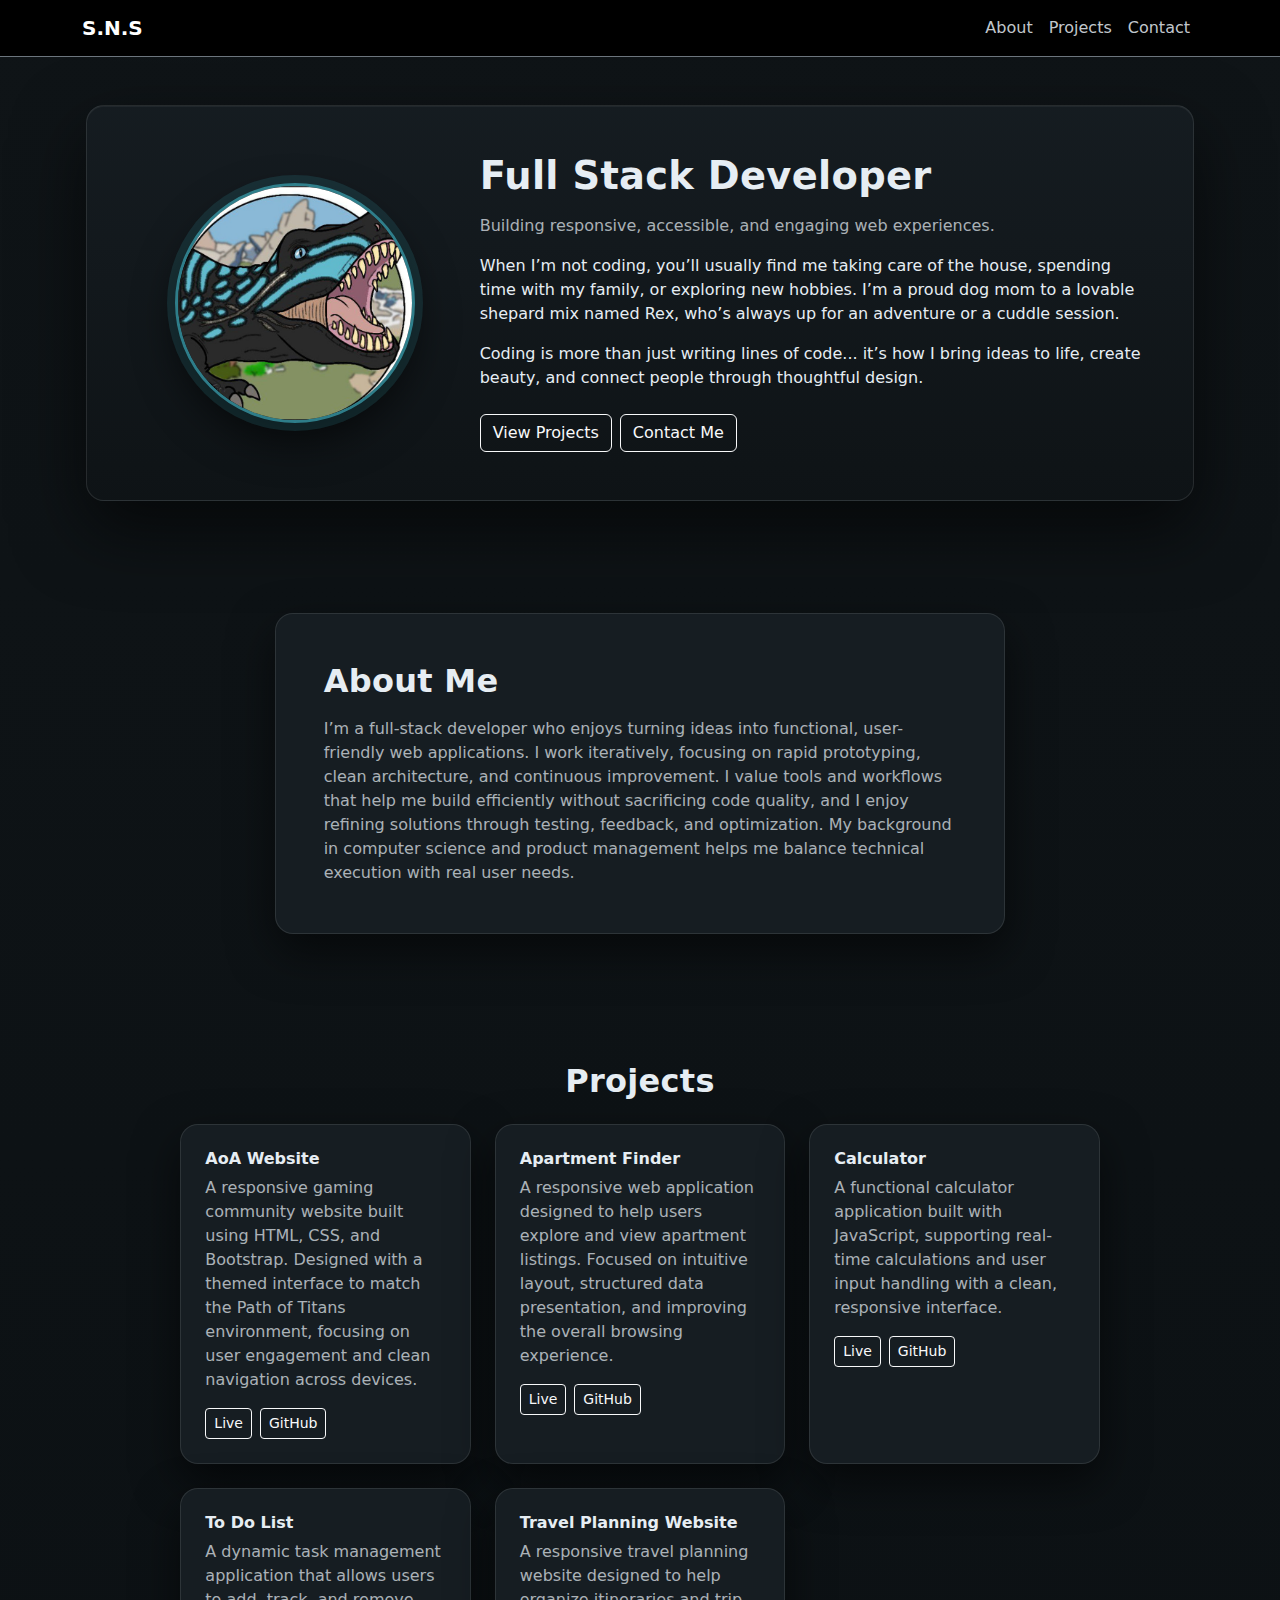
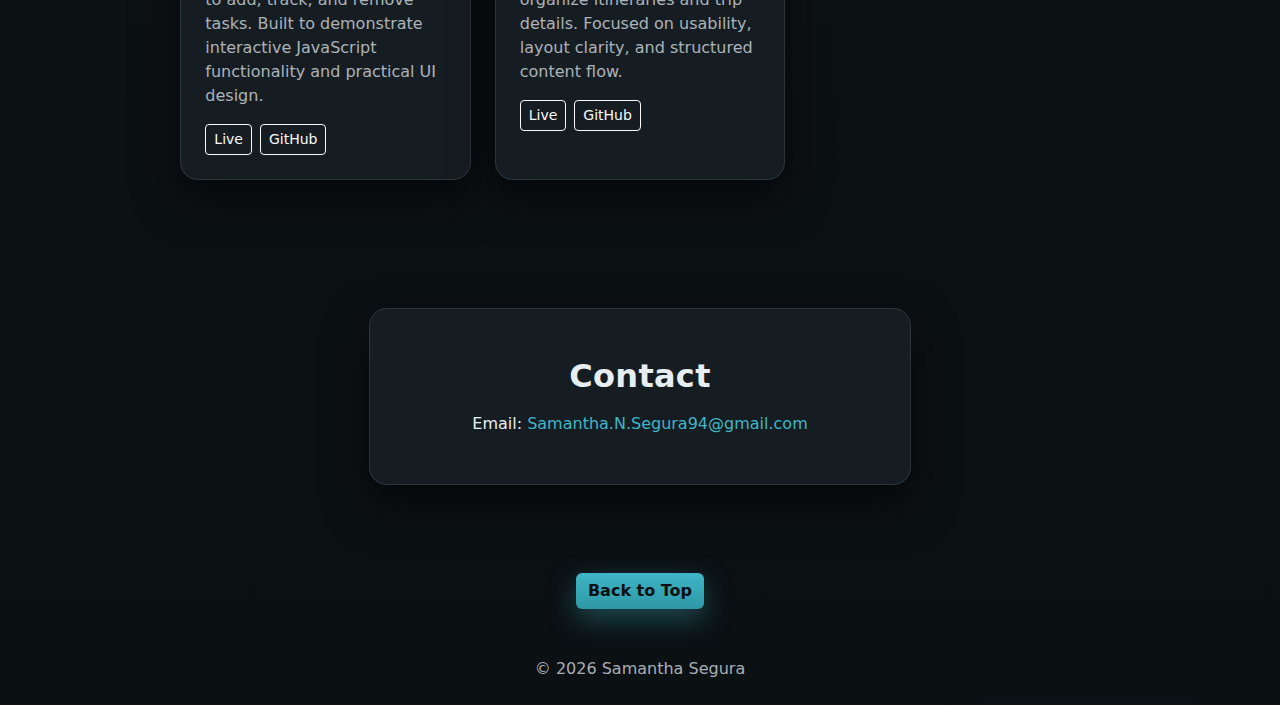
<file: index.html>
<!doctype html>
<html lang="en">
  <head>
    <meta charset="UTF-8" />
    <meta name="viewport" content="width=device-width, initial-scale=1.0" />
    <title>Samantha | Front-End Developer</title>

    <!-- Bootstrap CSS -->
    <link
      href="https://cdn.jsdelivr.net/npm/bootstrap@5.3.0/dist/css/bootstrap.min.css"
      rel="stylesheet"
    />

    <!-- Your CSS -->
    <link rel="stylesheet" href="assets/css/styles.css" />
  </head>

  <body>
    <!-- NAVBAR (Responsive + Hamburger) -->
    <nav
      class="navbar navbar-expand-md navbar-dark bg-black border-bottom border-secondary sticky-top"
    >
      <div class="container">
        <a class="navbar-brand fw-bold" href="https://github.com/Sammiseg"
          >S.N.S</a
        >

        <button
          class="navbar-toggler"
          type="button"
          data-bs-toggle="collapse"
          data-bs-target="#navMenu"
          aria-controls="navMenu"
          aria-expanded="false"
          aria-label="Toggle navigation"
        >
          <span class="navbar-toggler-icon"></span>
        </button>

        <div class="collapse navbar-collapse" id="navMenu">
          <ul class="navbar-nav ms-auto">
            <li class="nav-item">
              <a class="nav-link" href="#about">About</a>
            </li>
            <li class="nav-item">
              <a class="nav-link" href="#projects">Projects</a>
            </li>
            <li class="nav-item">
              <a class="nav-link" href="#contact">Contact</a>
            </li>
          </ul>
        </div>
      </div>
    </nav>

    <!-- HERO -->
    <main class="container my-5">
      <div class="card hero-card mx-auto">
        <div class="card-body p-4 p-md-5">
          <div class="row align-items-center g-4">
            <!-- LEFT: IMAGE -->
            <div class="col-12 col-md-4 text-center">
              <img
                src="img/PtRex.png"
                alt="Stylized dinosaur avatar"
                class="profile-img"
              />
            </div>

            <!-- RIGHT: TEXT -->
            <div class="col-12 col-md-8 text-center text-md-start">
              <h1 class="fw-bold mb-3">Full Stack Developer</h1>

              <p class="text-muted-custom mb-3">
                Building responsive, accessible, and engaging web experiences.
              </p>

              <p class="mb-3">
                When I’m not coding, you’ll usually find me taking care of the
                house, spending time with my family, or exploring new hobbies.
                I’m a proud dog mom to a lovable shepard mix named Rex, who’s
                always up for an adventure or a cuddle session.
              </p>

              <p class="mb-4">
                Coding is more than just writing lines of code... it’s how I
                bring ideas to life, create beauty, and connect people through
                thoughtful design.
              </p>

              <div
                class="d-flex flex-wrap gap-2 justify-content-center justify-content-md-start"
              >
                <a href="#projects" class="btn btn-outline-light"
                  >View Projects</a
                >
                <a href="#contact" class="btn btn-outline-light">Contact Me</a>
              </div>
            </div>
          </div>
        </div>
      </div>
    </main>

    <!-- ABOUT -->
    <section id="about" class="section-wrap">
      <div class="container">
        <div class="row justify-content-center">
          <div class="col-lg-8">
            <div class="card">
              <div class="card-body p-4 p-md-5">
                <h2 class="fw-bold mb-3">About Me</h2>
                <p class="text-muted-custom mb-0">
                  I’m a full-stack developer who enjoys turning ideas into
                  functional, user-friendly web applications. I work
                  iteratively, focusing on rapid prototyping, clean
                  architecture, and continuous improvement. I value tools and
                  workflows that help me build efficiently without sacrificing
                  code quality, and I enjoy refining solutions through testing,
                  feedback, and optimization. My background in computer science
                  and product management helps me balance technical execution
                  with real user needs.
                </p>
              </div>
            </div>
          </div>
        </div>
      </div>
    </section>

    <!-- PROJECTS -->
    <section id="projects" class="section-wrap">
      <div class="container">
        <div class="row justify-content-center">
          <div class="col-lg-10">
            <h2 class="fw-bold mb-4 text-center">Projects</h2>

            <div id="projects-container"></div>
          </div>
        </div>
      </div>
    </section>

    <!-- CONTACT -->
    <section id="contact" class="section-wrap">
      <div class="container">
        <div class="row justify-content-center">
          <div class="col-lg-6">
            <div class="card">
              <div class="card-body p-4 p-md-5 text-center">
                <h2 class="fw-bold mb-3">Contact</h2>
                <p class="mb-0">
                  Email:
                  <a
                    href="mailto:Samantha.N.Segura94@gmail.com"
                    class="link-accent"
                  >
                    Samantha.N.Segura94@gmail.com
                  </a>
                </p>
              </div>
            </div>
          </div>
        </div>
      </div>
    </section>

    <!-- BACK TO TOP -->
    <div class="text-center my-4">
      <a href="#" class="btn btn-accent" id="back-to-top">Back to Top</a>
    </div>

    <!-- FOOTER -->
    <footer class="text-center text-muted-custom py-4">© 2026 Samantha Segura</footer>

    <!-- Bootstrap JS (needed for navbar toggler) -->
    <script src="https://cdn.jsdelivr.net/npm/bootstrap@5.3.0/dist/js/bootstrap.bundle.min.js"></script>
    <!-- Your JS -->
    <script src="assets/js/app.js"></script>
  </body>
</html>
</file>
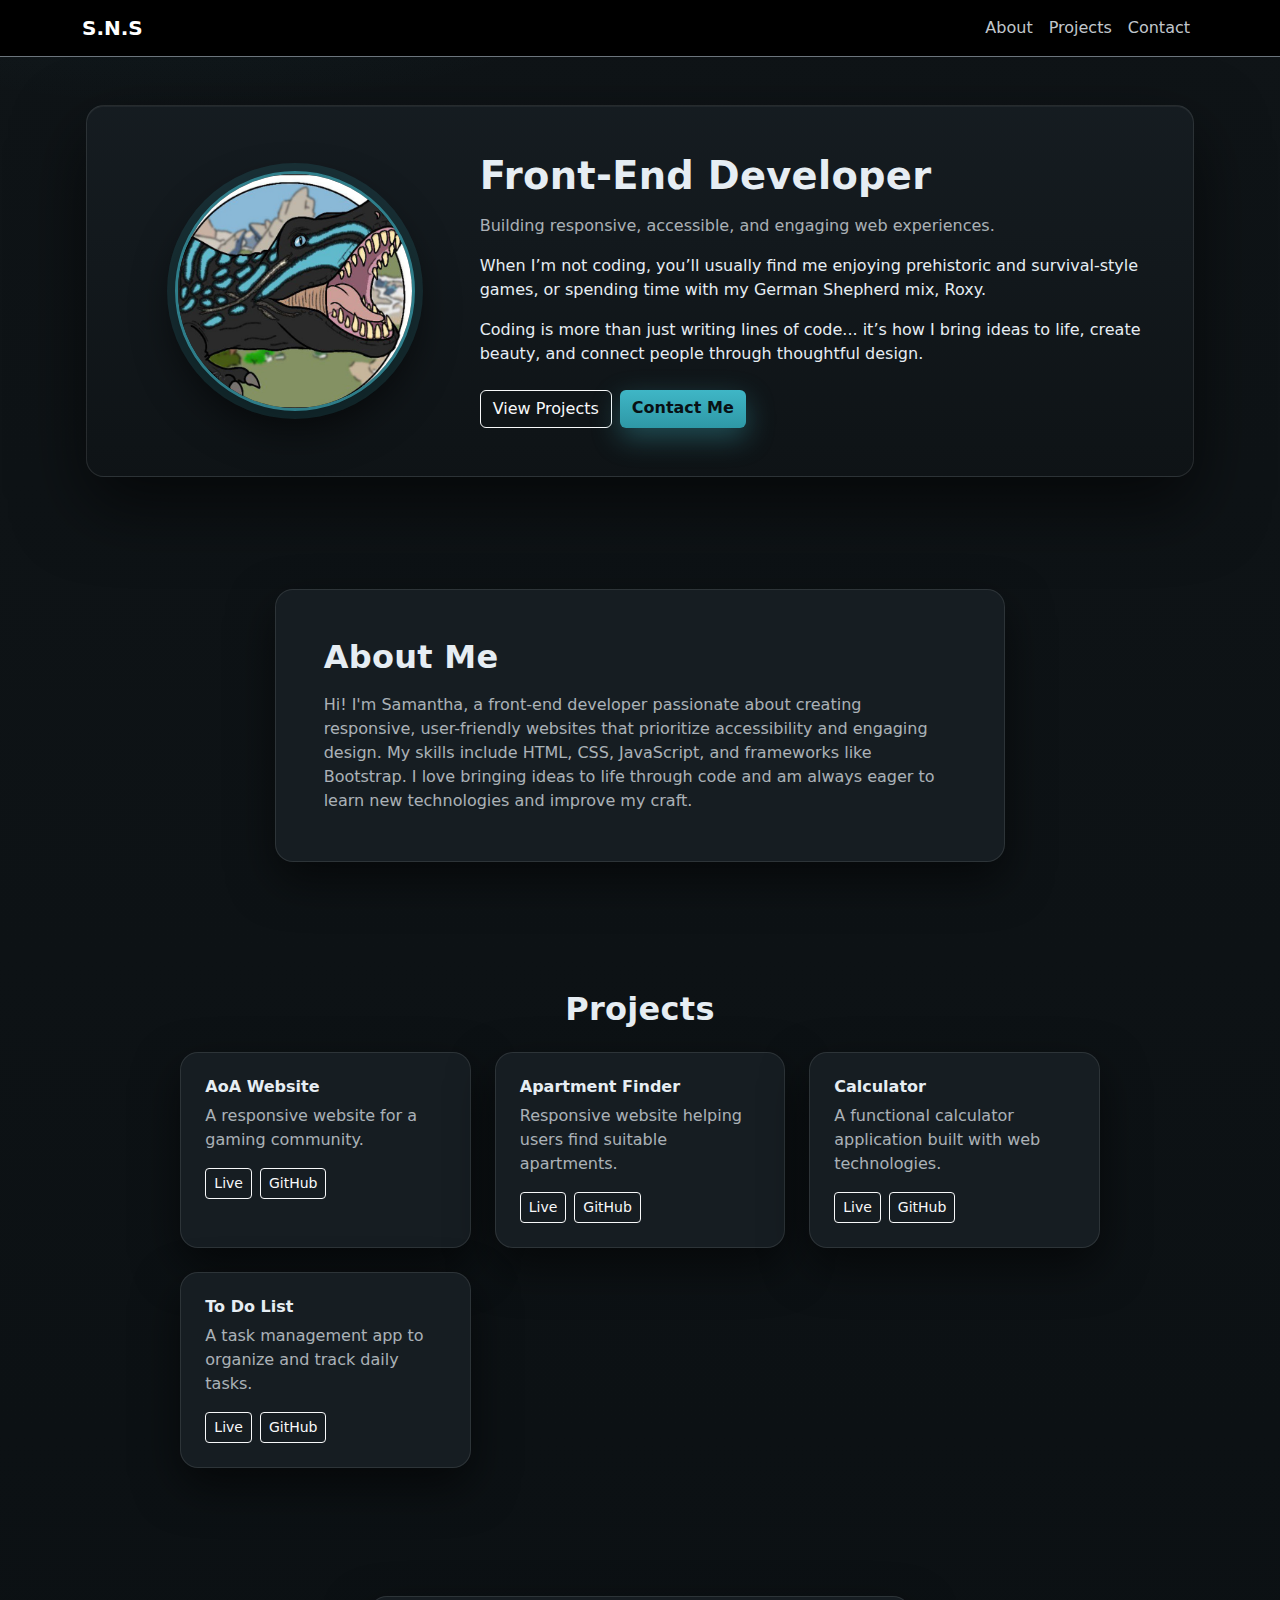
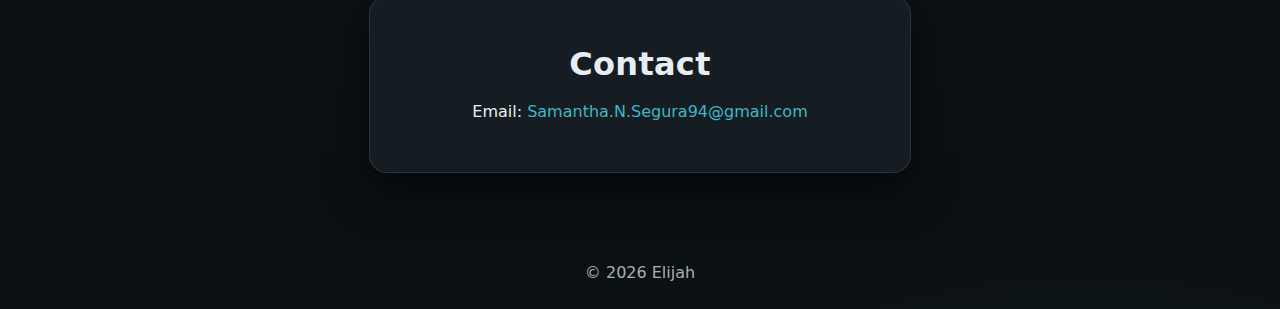
<file: Portfolio/index.html>
<!doctype html>
<html lang="en">
  <head>
    <meta charset="UTF-8" />
    <meta name="viewport" content="width=device-width, initial-scale=1.0" />
    <title>Samantha | Front-End Developer</title>

    <!-- Bootstrap CSS -->
    <link
      href="https://cdn.jsdelivr.net/npm/bootstrap@5.3.0/dist/css/bootstrap.min.css"
      rel="stylesheet"
    />

    <!-- Your CSS -->
    <link rel="stylesheet" href="assets/css/styles.css" />
  </head>

  <body>
    <!-- NAVBAR (Responsive + Hamburger) -->
    <nav
      class="navbar navbar-expand-md navbar-dark bg-black border-bottom border-secondary sticky-top"
    >
      <div class="container">
        <a class="navbar-brand fw-bold" href="#">S.N.S</a>

        <button
          class="navbar-toggler"
          type="button"
          data-bs-toggle="collapse"
          data-bs-target="#navMenu"
          aria-controls="navMenu"
          aria-expanded="false"
          aria-label="Toggle navigation"
        >
          <span class="navbar-toggler-icon"></span>
        </button>

        <div class="collapse navbar-collapse" id="navMenu">
          <ul class="navbar-nav ms-auto">
            <li class="nav-item">
              <a class="nav-link" href="#about">About</a>
            </li>
            <li class="nav-item">
              <a class="nav-link" href="#projects">Projects</a>
            </li>
            <li class="nav-item">
              <a class="nav-link" href="#contact">Contact</a>
            </li>
          </ul>
        </div>
      </div>
    </nav>

    <!-- HERO -->
    <main class="container my-5">
      <div class="card hero-card mx-auto">
        <div class="card-body p-4 p-md-5">
          <div class="row align-items-center g-4">
            <!-- LEFT: IMAGE -->
            <div class="col-12 col-md-4 text-center">
              <img
                src="img/PtRex.png"
                alt="Stylized dinosaur avatar"
                class="profile-img"
              />
            </div>

            <!-- RIGHT: TEXT -->
            <div class="col-12 col-md-8 text-center text-md-start">
              <h1 class="fw-bold mb-3">Front-End Developer</h1>

              <p class="text-muted-custom mb-3">
                Building responsive, accessible, and engaging web experiences.
              </p>

              <p class="mb-3">
                When I’m not coding, you’ll usually find me enjoying prehistoric
                and survival-style games, or spending time with my German
                Shepherd mix, Roxy.
              </p>

              <p class="mb-4">
                Coding is more than just writing lines of code... it’s how I
                bring ideas to life, create beauty, and connect people through
                thoughtful design.
              </p>

              <div
                class="d-flex flex-wrap gap-2 justify-content-center justify-content-md-start"
              >
                <a href="#projects" class="btn btn-outline-light"
                  >View Projects</a
                >
                <a href="#contact" class="btn btn-accent">Contact Me</a>
              </div>
            </div>
          </div>
        </div>
      </div>
    </main>

    <!-- ABOUT -->
    <section id="about" class="section-wrap">
      <div class="container">
        <div class="row justify-content-center">
          <div class="col-lg-8">
            <div class="card">
              <div class="card-body p-4 p-md-5">
                <h2 class="fw-bold mb-3">About Me</h2>
                <p class="text-muted-custom mb-0">
                  Hi! I'm Samantha, a front-end developer passionate about
                  creating responsive, user-friendly websites that prioritize
                  accessibility and engaging design. My skills include HTML,
                  CSS, JavaScript, and frameworks like Bootstrap. I love
                  bringing ideas to life through code and am always eager to
                  learn new technologies and improve my craft.
                </p>
              </div>
            </div>
          </div>
        </div>
      </div>
    </section>

    <!-- PROJECTS -->
    <section id="projects" class="section-wrap">
      <div class="container">
        <div class="row justify-content-center">
          <div class="col-lg-10">
            <h2 class="fw-bold mb-4 text-center">Projects</h2>

            <div class="row g-4">
              <div class="col-12 col-md-6 col-lg-4">
                <div class="card project-card h-100">
                  <div class="card-body p-4">
                    <h3 class="h6 fw-bold mb-2">AoA Website</h3>
                    <p class="text-muted-custom mb-3">
                      A responsive website for a gaming community.
                    </p>
                    <div class="d-flex gap-2 flex-wrap">
                      <a
                        href="https://sammiseg.github.io/aoa/"
                        class="btn btn-sm btn-outline-light"
                        >Live</a
                      >
                      <a
                        href="https://github.com/Sammiseg/aoa"
                        class="btn btn-sm btn-outline-light"
                        >GitHub</a
                      >
                    </div>
                  </div>
                </div>
              </div>

              <div class="col-12 col-md-6 col-lg-4">
                <div class="card project-card h-100">
                  <div class="card-body p-4">
                    <h3 class="h6 fw-bold mb-2">Apartment Finder</h3>
                    <p class="text-muted-custom mb-3">
                      Responsive website helping users find suitable apartments.
                    </p>
                    <div class="d-flex gap-2 flex-wrap">
                      <a
                        href="https://sammiseg.github.io/apetments/"
                        class="btn btn-sm btn-outline-light"
                        >Live</a
                      >
                      <a
                        href="https://github.com/Sammiseg/apetments"
                        class="btn btn-sm btn-outline-light"
                        >GitHub</a
                      >
                    </div>
                  </div>
                </div>
              </div>

              <div class="col-12 col-md-6 col-lg-4">
                <div class="card project-card h-100">
                  <div class="card-body p-4">
                    <h3 class="h6 fw-bold mb-2">Calculator</h3>
                    <p class="text-muted-custom mb-3">
                      A functional calculator application built with web
                      technologies.
                    </p>
                    <div class="d-flex gap-2 flex-wrap">
                      <a
                        href="https://sammiseg.github.io/Calculator/"
                        class="btn btn-sm btn-outline-light"
                        >Live</a
                      >
                      <a
                        href="https://github.com/Sammiseg/Calculator"
                        class="btn btn-sm btn-outline-light"
                        >GitHub</a
                      >
                    </div>
                  </div>
                </div>
              </div>

              <div class="col-12 col-md-6 col-lg-4">
                <div class="card project-card h-100">
                  <div class="card-body p-4">
                    <h3 class="h6 fw-bold mb-2">To Do List</h3>
                    <p class="text-muted-custom mb-3">
                      A task management app to organize and track daily tasks.
                    </p>
                    <div class="d-flex gap-2 flex-wrap">
                      <a
                        href="https://sammiseg.github.io/To-Do-List/"
                        class="btn btn-sm btn-outline-light"
                        >Live</a
                      >
                      <a
                        href="https://github.com/Sammiseg/To-Do-List"
                        class="btn btn-sm btn-outline-light"
                        >GitHub</a
                      >
                    </div>
                  </div>
                </div>
              </div>
            </div>
          </div>
        </div>
      </div>
    </section>

    <!-- CONTACT -->
    <section id="contact" class="section-wrap">
      <div class="container">
        <div class="row justify-content-center">
          <div class="col-lg-6">
            <div class="card">
              <div class="card-body p-4 p-md-5 text-center">
                <h2 class="fw-bold mb-3">Contact</h2>
                <p class="mb-0">
                  Email:
                  <a
                    href="mailto:Samantha.N.Segura94@gmail.com"
                    class="link-accent"
                  >
                    Samantha.N.Segura94@gmail.com
                  </a>
                </p>
              </div>
            </div>
          </div>
        </div>
      </div>
    </section>

    <!-- FOOTER -->
    <footer class="text-center text-muted-custom py-4">© 2026 Elijah</footer>

    <!-- Bootstrap JS (needed for navbar toggler) -->
    <script src="https://cdn.jsdelivr.net/npm/bootstrap@5.3.0/dist/js/bootstrap.bundle.min.js"></script>
  </body>
</html>
</file>
<file: assets/css/styles.css>
:root{
  --bg: #0f1417;
  --surface: #161d22;
  --surface-2: #1c252b;
  --border: rgba(255,255,255,0.10);
  --text: #e6edf3;
  --muted: rgba(230,237,243,0.72);
  --accent: #3fb6c6;
  --accentGlow: rgba(63,182,198,0.35);
}

/* Prevent sideways scroll on mobile */
html, body{
  overflow-x: hidden;
}

/* Page background */
body{
  background:
    radial-gradient(1000px 500px at 15% -10%, rgba(63,182,198,0.10), transparent 60%),
    radial-gradient(900px 450px at 85% 110%, rgba(63,182,198,0.08), transparent 55%),
    linear-gradient(180deg, #0f1417, #0b1013);
  color: var(--text);
  font-family: system-ui, -apple-system, Segoe UI, Roboto, Arial, sans-serif;
}

/* Keep content from touching edges */
main.container,
section .container{
  padding-left: 1rem;
  padding-right: 1rem;
}

/* Global card theme (kills white cards) */
.card{
  background: var(--surface) !important;
  color: var(--text) !important;
  border: 1px solid var(--border) !important;
  border-radius: 18px !important;
  box-shadow: 0 18px 45px rgba(0,0,0,0.55);
}

/* Hero card gets extra depth */
.hero-card{
  background: linear-gradient(180deg, rgba(22,29,34,0.96), rgba(15,20,23,0.96)) !important;
  box-shadow:
    0 28px 70px rgba(0,0,0,0.60),
    inset 0 1px 0 rgba(255,255,255,0.05);
}

/* Responsive heading */
h1{
  font-size: clamp(1.6rem, 3vw, 2.4rem);
  line-height: 1.15;
  letter-spacing: 0.3px;
}

h2{
  letter-spacing: 0.3px;
}

/* Muted text helper */
.text-muted-custom{
  color: var(--muted) !important;
}

/* Section spacing */
.section-wrap{
  padding: clamp(2.5rem, 5vw, 4.5rem) 0;
}

/* Profile image responsiveness */
.profile-img{
  width: clamp(160px, 35vw, 240px);
  height: auto;
  max-width: 100%;
  border-radius: 999px;
  border: 3px solid rgba(63,182,198,0.65);
  box-shadow: 0 0 0 8px rgba(63,182,198,0.14), 0 18px 40px rgba(0,0,0,0.60);
}

/* Project card hover pop */
.project-card{
  transition: transform .18s ease, box-shadow .18s ease, border-color .18s ease, background .18s ease;
}
.project-card:hover{
  transform: translateY(-6px);
  background: var(--surface-2) !important;
  border-color: rgba(63,182,198,0.40) !important;
  box-shadow: 0 26px 60px rgba(0,0,0,0.60);
}

/* Accent button */
.btn-accent{
  background: linear-gradient(180deg, var(--accent), #2e98a6);
  color: #081014 !important;
  font-weight: 700;
  border: none;
  box-shadow: 0 10px 28px var(--accentGlow);
}
.btn-accent:hover{
  filter: brightness(1.05);
  box-shadow: 0 14px 34px var(--accentGlow);
}

/* Outline button hover */
.btn-outline-light{
  transition: all 0.2s ease;
}
.btn-outline-light:hover{
  background: var(--accent) !important;
  color: #081014 !important;
  border-color: var(--accent) !important;
  box-shadow: 0 4px 12px var(--accentGlow);
}

/* Accent link */
.link-accent{
  color: var(--accent) !important;
  text-decoration: none;
}
.link-accent:hover{
  text-decoration: underline;
}

/* Navbar polish */
.navbar .nav-link{
  color: rgba(230,237,243,0.85);
}
.navbar .nav-link:hover{
  color: var(--text);
}

/* Mobile optimizations */
@media (max-width: 576px) {
  .section-wrap {
    padding: 2rem 0;
  }
  .hero-card .card-body {
    padding: 1.5rem !important;
  }
  .profile-img {
    width: clamp(120px, 30vw, 160px);
  }
}
</file>
<file: Portfolio/assets/css/styles.css>
:root{
  --bg: #0f1417;
  --surface: #161d22;
  --surface-2: #1c252b;
  --border: rgba(255,255,255,0.10);
  --text: #e6edf3;
  --muted: rgba(230,237,243,0.72);
  --accent: #3fb6c6;
  --accentGlow: rgba(63,182,198,0.35);
}

/* Prevent sideways scroll on mobile */
html, body{
  overflow-x: hidden;
}

/* Page background */
body{
  background:
    radial-gradient(1000px 500px at 15% -10%, rgba(63,182,198,0.10), transparent 60%),
    radial-gradient(900px 450px at 85% 110%, rgba(63,182,198,0.08), transparent 55%),
    linear-gradient(180deg, #0f1417, #0b1013);
  color: var(--text);
  font-family: system-ui, -apple-system, Segoe UI, Roboto, Arial, sans-serif;
}

/* Keep content from touching edges */
main.container,
section .container{
  padding-left: 1rem;
  padding-right: 1rem;
}

/* Global card theme (kills white cards) */
.card{
  background: var(--surface) !important;
  color: var(--text) !important;
  border: 1px solid var(--border) !important;
  border-radius: 18px !important;
  box-shadow: 0 18px 45px rgba(0,0,0,0.55);
}

/* Hero card gets extra depth */
.hero-card{
  background: linear-gradient(180deg, rgba(22,29,34,0.96), rgba(15,20,23,0.96)) !important;
  box-shadow:
    0 28px 70px rgba(0,0,0,0.60),
    inset 0 1px 0 rgba(255,255,255,0.05);
}

/* Responsive heading */
h1{
  font-size: clamp(1.6rem, 3vw, 2.4rem);
  line-height: 1.15;
  letter-spacing: 0.3px;
}

h2{
  letter-spacing: 0.3px;
}

/* Muted text helper */
.text-muted-custom{
  color: var(--muted) !important;
}

/* Section spacing */
.section-wrap{
  padding: clamp(2.5rem, 5vw, 4.5rem) 0;
}

/* Profile image responsiveness */
.profile-img{
  width: clamp(160px, 35vw, 240px);
  height: auto;
  max-width: 100%;
  border-radius: 999px;
  border: 3px solid rgba(63,182,198,0.65);
  box-shadow: 0 0 0 8px rgba(63,182,198,0.14), 0 18px 40px rgba(0,0,0,0.60);
}

/* Project card hover pop */
.project-card{
  transition: transform .18s ease, box-shadow .18s ease, border-color .18s ease, background .18s ease;
}
.project-card:hover{
  transform: translateY(-6px);
  background: var(--surface-2) !important;
  border-color: rgba(63,182,198,0.40) !important;
  box-shadow: 0 26px 60px rgba(0,0,0,0.60);
}

/* Accent button */
.btn-accent{
  background: linear-gradient(180deg, var(--accent), #2e98a6);
  color: #081014 !important;
  font-weight: 700;
  border: none;
  box-shadow: 0 10px 28px var(--accentGlow);
}
.btn-accent:hover{
  filter: brightness(1.05);
  box-shadow: 0 14px 34px var(--accentGlow);
}

/* Accent link */
.link-accent{
  color: var(--accent) !important;
  text-decoration: none;
}
.link-accent:hover{
  text-decoration: underline;
}

/* Navbar polish */
.navbar .nav-link{
  color: rgba(230,237,243,0.85);
}
.navbar .nav-link:hover{
  color: var(--text);
}
</file>
